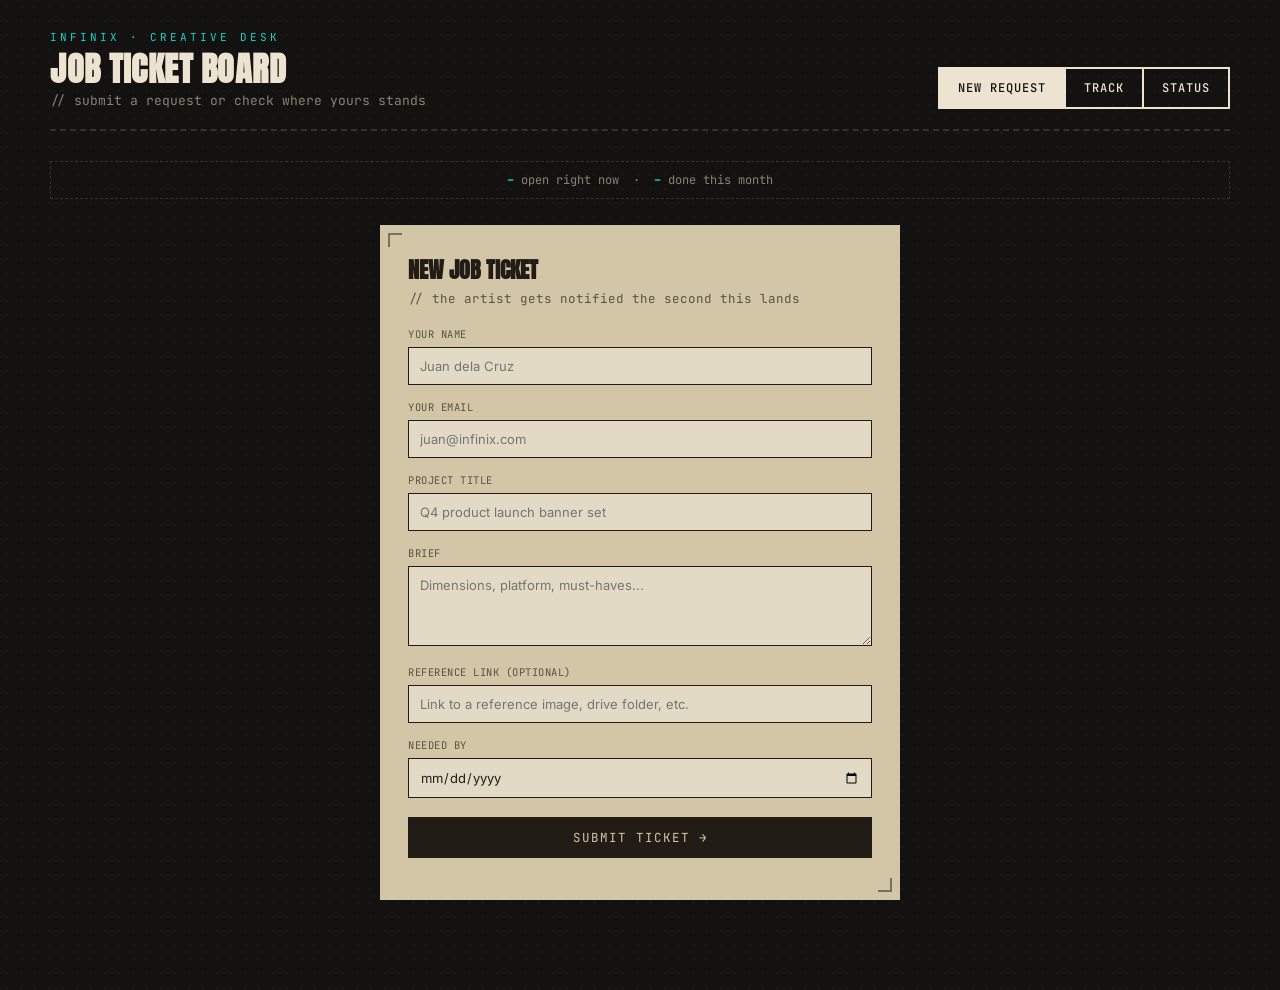
<file: index.html>
<!DOCTYPE html>
<html lang="en">
<head>
<meta charset="UTF-8">
<meta name="viewport" content="width=device-width, initial-scale=1.0">
<title>Submit a Request — Creative Desk</title>
<link rel="preconnect" href="https://fonts.googleapis.com">
<link href="https://fonts.googleapis.com/css2?family=Anton&family=Inter:wght@400;500;600;700&family=JetBrains+Mono:wght@400;500;700&display=swap" rel="stylesheet">
<link rel="stylesheet" href="style.css?v=20260910a">
</head>
<body>

<div class="wrap">

  <header>
    <div>
      <div class="brand-mark">infinix · creative desk</div>
      <h1>Job Ticket Board</h1>
      <div class="sub">// submit a request or check where yours stands</div>
    </div>
    <nav>
      <button class="active" data-view="form">New Request</button>
      <button data-view="track">Track</button>
      <button data-view="status">Status</button>
    </nav>
  </header>

  <div class="stats-mini" id="stats-mini">
    <span id="sm-open">–</span> open right now &nbsp;·&nbsp; <span id="sm-done">–</span> done this month
  </div>

  <!-- FORM -->
  <div class="view active" id="form">
    <div class="panel">
      <h2>New Job Ticket</h2>
      <div class="hint">// the artist gets notified the second this lands</div>
      <div class="field"><label>Your name</label><input type="text" id="f-name" placeholder="Juan dela Cruz"></div>
      <div class="field"><label>Your email</label><input type="email" id="f-email" placeholder="juan@infinix.com"></div>
      <div class="field"><label>Project title</label><input type="text" id="f-title" placeholder="Q4 product launch banner set"></div>
      <div class="field"><label>Brief</label><textarea id="f-brief" placeholder="Dimensions, platform, must-haves..."></textarea></div>
      <div class="field"><label>Reference link (optional)</label><input type="text" id="f-reference" placeholder="Link to a reference image, drive folder, etc."></div>
      <div class="field"><label>Needed by</label><input type="date" id="f-deadline"></div>
      <button class="btn" id="f-submit">Submit Ticket →</button>
      <div id="f-result" class="result-msg"></div>
    </div>
  </div>

  <!-- TRACK -->
  <div class="view" id="track">
    <div class="track-box">
      <div class="track-row">
        <input type="text" id="tr-id" placeholder="Enter your ticket ID (e.g. REQ-0219)">
        <button id="tr-check">Check</button>
      </div>
      <div id="tr-result"></div>
    </div>
  </div>

  <!-- STATUS -->
  <div class="view" id="status">
    <div id="status-loading" class="empty-msg">Loading…</div>
    <div class="board" id="status-board"></div>
  </div>

</div>

<!-- READ-ONLY DETAIL MODAL -->
<div class="overlay" id="status-overlay" onclick="if(event.target===this) closeStatusDetail()">
  <div class="modal">
    <button class="modal-close" onclick="closeStatusDetail()">✕ close</button>
    <div class="t-id" id="sd-id">REQ-0000</div>
    <h3 id="sd-title">Title</h3>
    <div class="modal-row"><span id="sd-req">Requestor</span><span id="sd-due">Due</span></div>
    <div class="modal-brief" id="sd-brief">Brief text</div>
    <div id="sd-ref-row" style="display:none; margin:-8px 0 16px;"></div>
    <div id="sd-file-row" style="display:none; margin:-8px 0 16px;"></div>
    <div id="sd-notes-row" style="display:none;"></div>
  </div>
</div>

<script src="api.js?v=20260910a"></script>
<script src="request.js?v=20260910a"></script>
</body>
</html>
</file>
<file: style.css>
:root{
  --black: #131210;
  --black-soft: #1a1815;
  --paper: #d3c6a6;
  --paper-2: #c7b892;
  --paper-shadow: #a89870;
  --ink: #211d16;
  --ink-dim: #5b5340;
  --magenta: #ff2f7e;
  --cyan: #16d1c9;
  --green: #2fa84f;
  --red: #d43b3b;
  --cream: #ece4d0;
}
*{box-sizing:border-box; margin:0; padding:0;}
body{
  background:
    radial-gradient(circle, rgba(255,255,255,0.035) 1px, transparent 1px) 0 0/14px 14px,
    var(--black);
  color: var(--cream);
  font-family:'Inter', sans-serif;
  min-height:100vh;
  padding: 30px 24px 90px;
}
.wrap{max-width:1180px; margin:0 auto;}

header{display:flex; justify-content:space-between; align-items:flex-end; margin-bottom:30px; flex-wrap:wrap; gap:18px; border-bottom:2px dashed rgba(236,228,208,0.15); padding-bottom:20px;}
.brand-mark{font-family:'JetBrains Mono'; font-size:11px; letter-spacing:3px; text-transform:uppercase; color:var(--cyan); margin-bottom:8px;}
h1{font-family:'Anton'; font-size:34px; letter-spacing:0.5px; text-transform:uppercase; line-height:1;}
.sub{color:#8a8371; font-size:13px; margin-top:6px; font-family:'JetBrains Mono';}

nav{display:flex; gap:0; border:2px solid var(--cream); border-radius:0;}
nav button{
  font-family:'JetBrains Mono'; font-size:12px; font-weight:500; letter-spacing:1px; text-transform:uppercase;
  color:var(--cream); background:transparent; border:none; padding:11px 18px; cursor:pointer;
  border-right:2px solid var(--cream); transition: all .15s ease;
}
nav button:last-child{border-right:none;}
nav button.active{ background:var(--cream); color:var(--black); }
nav button:not(.active):hover{ background:rgba(236,228,208,0.08); }

.view{display:none;}
.view.active{display:block; animation: fade .2s ease;}
@keyframes fade{from{opacity:0;} to{opacity:1;}}

/* ---- BOARD ---- */
.board{display:grid; grid-template-columns:repeat(5,1fr); gap:16px; margin-top:26px;}
@media (max-width:1200px){ .board{grid-template-columns:repeat(3,1fr);} }
@media (max-width:760px){ .board{grid-template-columns:1fr 1fr;} }
@media (max-width:480px){ .board{grid-template-columns:1fr;} }

.col-head{display:flex; align-items:center; gap:10px; margin-bottom:16px;}
.col-title{font-family:'Anton'; font-size:15px; letter-spacing:1px; text-transform:uppercase;}
.col-count{font-family:'JetBrains Mono'; font-size:11px; color:#8a8371; border:1px solid #3a352b; padding:1px 7px; border-radius:20px;}
.col-line{flex:1; height:1px; background:repeating-linear-gradient(90deg,#3a352b 0 5px, transparent 5px 9px);}

.empty-msg{ text-align:center; color:#5b5340; font-family:'JetBrains Mono'; font-size:12.5px; margin-top:40px; }

.ticket{
  position:relative;
  background: var(--paper);
  color: var(--ink);
  padding:16px 14px 14px;
  margin-bottom:22px;
  cursor:pointer;
  box-shadow: 0 6px 14px rgba(0,0,0,0.35);
  transition: transform .15s ease, box-shadow .15s ease;
  transform: rotate(var(--rot, -0.5deg));
  animation: ticketDrop 0.3s ease both;
  user-select:none; -webkit-user-select:none; -moz-user-select:none; -ms-user-select:none;
}
@keyframes ticketDrop{
  0%{ opacity:0; transform: translateY(-14px) rotate(var(--rot, -0.5deg)); }
  100%{ opacity:1; transform: translateY(0) rotate(var(--rot, -0.5deg)); }
}
.ticket:hover{ transform: rotate(0deg) translateY(-3px); box-shadow: 0 10px 20px rgba(0,0,0,0.45); }
.ticket::before, .ticket::after{
  content:''; position:absolute; width:9px; height:9px; border-color:var(--ink-dim); opacity:0.55;
}
.ticket::before{ top:6px; left:6px; border-top:1.5px solid; border-left:1.5px solid; }
.ticket::after{ bottom:6px; right:6px; border-bottom:1.5px solid; border-right:1.5px solid; }
.tape{
  position:absolute; top:-9px; left:50%; transform:translateX(-50%) rotate(-2deg);
  width:54px; height:18px; background:rgba(236,228,208,0.5); border:1px solid rgba(0,0,0,0.05);
  box-shadow:0 2px 4px rgba(0,0,0,0.2);
}
.t-id{font-family:'JetBrains Mono'; font-size:10px; color:var(--ink-dim); letter-spacing:0.5px; margin-bottom:8px; margin-top:4px;}
.t-title{font-family:'Inter'; font-weight:700; font-size:14px; line-height:1.35; margin-bottom:10px;}
.t-meta{display:flex; justify-content:space-between; align-items:center; font-family:'JetBrains Mono'; font-size:10.5px; color:var(--ink-dim); border-top:1px dashed rgba(33,29,22,0.3); padding-top:8px;}
.t-deadline.soon{ color:var(--red); font-weight:700; }

.stamp{
  position:absolute; top:38%; left:50%; transform:translate(-50%,-50%) rotate(-14deg);
  font-family:'Anton'; letter-spacing:2px; text-transform:uppercase;
  padding:6px 14px; border:3px solid; border-radius:6px; opacity:0.82; pointer-events:none;
  animation: stampSlam 0.4s cubic-bezier(.36,1.8,.4,1) both;
}
@keyframes stampSlam{
  0%{ transform: translate(-50%,-50%) rotate(-14deg) scale(2.4); opacity:0; }
  55%{ transform: translate(-50%,-50%) rotate(-11deg) scale(0.9); opacity:1; }
  100%{ transform: translate(-50%,-50%) rotate(-14deg) scale(1); opacity:0.82; }
}
.stamp.done{ color:var(--green); border-color:var(--green); font-size:20px;}
.stamp.void{ color:var(--red); border-color:var(--red); font-size:20px;}
.stamp.review{ color:var(--cyan); border-color:var(--cyan); font-size:18px;}

/* ---- MODAL ---- */
.overlay{ display:none; position:fixed; inset:0; background:rgba(10,9,7,0.7); backdrop-filter: blur(3px); z-index:50; align-items:center; justify-content:center; padding:20px;}
.overlay.active{ display:flex; }
.modal{
  background:var(--paper); color:var(--ink); max-width:460px; width:100%; padding:26px; position:relative;
  box-shadow: 0 20px 50px rgba(0,0,0,0.5);
  animation: modalPop 0.2s cubic-bezier(.34,1.4,.64,1) both;
}
@keyframes modalPop{
  0%{ opacity:0; transform: scale(0.92) translateY(8px); }
  100%{ opacity:1; transform: scale(1) translateY(0); }
}
.modal::before, .modal::after{content:''; position:absolute; width:12px; height:12px; border-color:var(--ink-dim); opacity:0.5;}
.modal::before{top:8px; left:8px; border-top:2px solid; border-left:2px solid;}
.modal::after{bottom:8px; right:8px; border-bottom:2px solid; border-right:2px solid;}
.modal-close{position:absolute; top:14px; right:16px; font-family:'JetBrains Mono'; cursor:pointer; font-size:13px; color:var(--ink-dim); background:none; border:none;}
.modal .t-id{font-size:11px;}
.modal h3{font-family:'Anton'; font-size:19px; text-transform:uppercase; margin:4px 0 14px; line-height:1.2;}
.modal-row{display:flex; justify-content:space-between; font-family:'JetBrains Mono'; font-size:11px; color:var(--ink-dim); margin-bottom:4px;}
.modal-brief{font-size:13px; line-height:1.5; margin:14px 0 18px; padding:12px; background:rgba(255,255,255,0.25); border-left:3px solid var(--ink-dim); white-space:pre-wrap;}
.status-row{display:flex; gap:8px; margin-bottom:16px; flex-wrap:wrap;}
.status-btn{
  font-family:'JetBrains Mono'; font-size:10.5px; letter-spacing:0.5px; text-transform:uppercase;
  padding:7px 12px; border:1.5px solid var(--ink); background:transparent; color:var(--ink); cursor:pointer;
}
.status-btn.sel{ background:var(--ink); color:var(--paper); }
.attach-box{ display:none; margin-top:6px; }
.attach-box.show{ display:block; }
.attach-box label{font-family:'JetBrains Mono'; font-size:10.5px; color:var(--ink-dim); display:block; margin-bottom:6px; text-transform:uppercase; letter-spacing:0.5px;}
.attach-box input{ width:100%; padding:9px 10px; border:1.5px solid var(--ink); background:rgba(255,255,255,0.4); font-family:'Inter'; font-size:12.5px; color:var(--ink);}
.confirm-btn{
  width:100%; margin-top:14px; padding:11px; background:var(--ink); color:var(--paper); border:none;
  font-family:'JetBrains Mono'; font-size:12px; letter-spacing:1px; text-transform:uppercase; cursor:pointer;
}
.confirm-btn:hover{ opacity:0.85; }
.confirm-btn:disabled{ opacity:0.5; cursor:not-allowed; }
/* ---- STATS BAR ---- */
.stats-bar{ display:grid; grid-template-columns:repeat(4,1fr); gap:14px; margin-top:24px; }
@media (max-width:700px){ .stats-bar{grid-template-columns:1fr 1fr;} }
.stat{ background:rgba(255,255,255,0.03); border:1px solid rgba(236,228,208,0.12); padding:16px; text-align:center; }
.stat-num{ font-family:'Anton'; font-size:28px; color:var(--cream); }
.stat-num.overdue{ color:var(--red); }
.stat-label{ font-family:'JetBrains Mono'; font-size:10px; text-transform:uppercase; letter-spacing:1px; color:#8a8371; margin-top:4px; }

.stats-mini{
  text-align:center; font-family:'JetBrains Mono'; font-size:12px; color:#8a8371;
  margin-top:22px; padding:10px; border:1px dashed rgba(236,228,208,0.15);
}
.stats-mini span{ color:var(--cyan); font-weight:700; }

/* ---- STATUS LIST (uses .board/.ticket styles above) ---- */

/* ---- FOLLOW-UP ---- */
.followup-box{
  margin-top:20px; padding-top:18px; border-top:1px dashed rgba(33,29,22,0.3);
}
.followup-note{ font-family:'JetBrains Mono'; font-size:11px; color:var(--ink-dim); margin-bottom:10px; }
.followup-box textarea{ min-height:56px; margin-bottom:8px; }
.followup-box button{
  width:100%; background:transparent; border:1.5px solid var(--ink); color:var(--ink); padding:10px;
  font-family:'JetBrains Mono'; font-size:11.5px; letter-spacing:0.5px; text-transform:uppercase; cursor:pointer;
}
.followup-box button:hover{ background:rgba(255,255,255,0.2); }
.followup-box button:disabled{ opacity:0.5; cursor:not-allowed; }

.followup-badge{
  display:inline-block; font-family:'JetBrains Mono'; font-size:10px; color:var(--magenta);
  border:1px solid var(--magenta); border-radius:20px; padding:0 6px; margin-left:4px;
}
.followup-modal-note{
  font-family:'JetBrains Mono'; font-size:11px; color:var(--ink-dim); margin:-8px 0 16px;
  padding:10px; background:rgba(255,47,126,0.08); border-left:3px solid var(--magenta);
}
.revision-badge{
  display:inline-block; font-family:'JetBrains Mono'; font-size:10px; color:var(--amber, #ffb454);
  border:1px solid #ffb454; border-radius:20px; padding:0 6px; margin-left:4px;
}
.revision-modal-note{
  font-family:'JetBrains Mono'; font-size:11px; color:var(--ink-dim); margin:-8px 0 16px;
  padding:10px; background:rgba(255,180,84,0.1); border-left:3px solid #ffb454;
}

/* ---- BOARD CONTROLS ---- */
.board-controls{ display:flex; gap:10px; margin-top:20px; }
.board-controls input{
  flex:1; background:rgba(255,255,255,0.03); border:1.5px solid rgba(236,228,208,0.2); color:var(--cream);
  padding:10px 12px; font-family:'JetBrains Mono'; font-size:12.5px; outline:none;
}
.board-controls input:focus{ border-color:var(--cyan); }
.board-controls button{
  background:transparent; border:1.5px solid var(--cream); color:var(--cream); padding:0 16px;
  font-family:'JetBrains Mono'; font-size:11px; text-transform:uppercase; letter-spacing:0.5px; cursor:pointer;
}
.board-controls button:hover{ background:rgba(236,228,208,0.08); }

/* ---- MODAL TOGGLES ---- */
.modal-toggles{ display:flex; gap:8px; margin-bottom:14px; }
.toggle-btn{
  font-family:'JetBrains Mono'; font-size:10.5px; letter-spacing:0.5px;
  padding:7px 12px; border:1.5px dashed var(--ink-dim); background:transparent; color:var(--ink-dim); cursor:pointer;
}
.toggle-btn.on{ border-style:solid; border-color:var(--ink); color:var(--ink); background:rgba(255,255,255,0.3); }
.toggle-btn:hover{ opacity:0.8; }

.reopen-btn{
  width:100%; margin-bottom:14px; padding:10px; background:transparent; color:var(--red); border:1.5px dashed var(--red);
  font-family:'JetBrains Mono'; font-size:11.5px; letter-spacing:0.5px; text-transform:uppercase; cursor:pointer;
}
.reopen-btn:hover{ background:rgba(212,59,59,0.1); }

/* ---- FORM ---- */
.panel{ max-width:520px; margin:26px auto 0; background:var(--paper); color:var(--ink); padding:28px; position:relative;}
.panel::before, .panel::after{content:''; position:absolute; width:12px; height:12px; border-color:var(--ink-dim); opacity:0.5;}
.panel::before{top:8px; left:8px; border-top:2px solid; border-left:2px solid;}
.panel::after{bottom:8px; right:8px; border-bottom:2px solid; border-right:2px solid;}
.panel h2{font-family:'Anton'; font-size:22px; text-transform:uppercase; margin-bottom:4px;}
.panel .hint{color:var(--ink-dim); font-size:12.5px; margin-bottom:20px; font-family:'JetBrains Mono';}
.field{margin-bottom:15px;}
label{display:block; font-family:'JetBrains Mono'; font-size:10.5px; color:var(--ink-dim); text-transform:uppercase; letter-spacing:0.5px; margin-bottom:6px;}
input, textarea{ width:100%; background:rgba(255,255,255,0.35); border:1.5px solid var(--ink); color:var(--ink); padding:10px 11px; font-family:'Inter'; font-size:13px;}
textarea{min-height:80px; resize:vertical;}
.btn{ width:100%; background:var(--ink); color:var(--paper); border:none; padding:12px; font-family:'JetBrains Mono'; letter-spacing:1px; text-transform:uppercase; font-size:12.5px; cursor:pointer; margin-top:4px;}
.btn:hover{opacity:0.85;}
.btn:disabled{opacity:0.5; cursor:not-allowed;}
.result-msg{ margin-top:14px; font-family:'JetBrains Mono'; font-size:12px; }
.result-msg.ok{ color:var(--green); }
.result-msg.err{ color:var(--red); }

/* ---- TRACK ---- */
.track-box{max-width:460px; margin:26px auto 0;}
.track-row{display:flex; gap:0; border:2px solid var(--cream);}
.track-row input{flex:1; background:transparent; border:none; color:var(--cream); padding:11px 12px; font-family:'JetBrains Mono'; font-size:13px; outline:none;}
.track-row button{ background:var(--cream); color:var(--black); border:none; padding:0 18px; font-family:'JetBrains Mono'; font-weight:700; text-transform:uppercase; font-size:11px; cursor:pointer;}
.receipt{ margin-top:20px; background:var(--paper); color:var(--ink); padding:24px; position:relative;}
.receipt::before, .receipt::after{content:''; position:absolute; width:12px; height:12px; border-color:var(--ink-dim); opacity:0.5;}
.receipt::before{top:8px; left:8px; border-top:2px solid; border-left:2px solid;}
.receipt::after{bottom:8px; right:8px; border-bottom:2px solid; border-right:2px solid;}
.status-pill{ font-family:'JetBrains Mono'; font-size:11px; text-transform:uppercase; letter-spacing:1px; padding:5px 12px; border:1.5px solid var(--green); color:var(--green); display:inline-block; margin-bottom:14px;}
.status-pill.pending{ border-color:var(--ink-dim); color:var(--ink-dim); }
.status-pill.ongoing{ border-color:var(--cyan); color:var(--cyan); }
.status-pill.review{ border-color:#ffb454; color:#ffb454; }
.status-pill.void{ border-color:var(--red); color:var(--red); }
.r-title{font-family:'Anton'; font-size:18px; text-transform:uppercase; margin-bottom:12px;}
.file-link{ display:inline-flex; align-items:center; gap:6px; margin-top:14px; padding:10px 14px; background:rgba(255,255,255,0.35); border:1.5px dashed var(--ink); font-family:'JetBrains Mono'; font-size:12px; text-decoration:none; color:var(--ink); }
.timeline{margin-top:18px; border-left:2px solid var(--ink-dim); padding-left:16px; display:flex; flex-direction:column; gap:12px;}
.tl-item{position:relative; font-size:12px; color:var(--ink-dim); font-family:'JetBrains Mono';}
.tl-item::before{content:''; position:absolute; left:-20.5px; top:3px; width:8px; height:8px; border-radius:50%; background:var(--ink); border:2px solid var(--paper);}
.tl-item b{color:var(--ink);}
.tr-notfound{ font-family:'JetBrains Mono'; font-size:12.5px; color:var(--red); margin-top:16px; }

.review-box{
  margin-top:20px; padding:16px; background:rgba(255,180,84,0.08); border:1.5px dashed #ffb454;
}
.review-prompt{ font-family:'Anton'; font-size:14px; text-transform:uppercase; margin-bottom:12px; color:var(--ink); }
.review-buttons{ display:flex; gap:10px; }
.review-approve, .review-revise{
  flex:1; padding:11px; font-family:'JetBrains Mono'; font-size:11.5px; letter-spacing:0.5px; text-transform:uppercase; cursor:pointer;
}
.review-approve{ background:var(--green); color:#0a0d08; border:none; }
.review-approve:hover{ opacity:0.85; }
.review-revise{ background:transparent; color:var(--ink); border:1.5px solid var(--ink); }
.review-revise:hover{ background:rgba(255,255,255,0.2); }
.revise-form{ margin-top:12px; }
.revise-form textarea{ min-height:56px; margin-bottom:8px; }
.review-revise-submit{
  width:100%; padding:10px; background:var(--ink); color:var(--paper); border:none;
  font-family:'JetBrains Mono'; font-size:11.5px; letter-spacing:0.5px; text-transform:uppercase; cursor:pointer;
}
.review-revise-submit:hover{ opacity:0.85; }

.confetti-piece{
  position: fixed; top: -20px; width: 8px; height: 14px; opacity: 0.95; z-index: 300; pointer-events: none;
  animation: confettiFall 1.4s ease-in forwards; border-radius: 1px;
}
@keyframes confettiFall{
  0%{ transform: translateY(0) rotate(0deg); opacity:1; }
  100%{ transform: translateY(100vh) rotate(720deg); opacity:0; }
}

.tip-jar{
  margin-top:20px; padding-top:18px; border-top:1px dashed rgba(33,29,22,0.3); text-align:center;
}
.tip-title{ font-family:'Anton'; font-size:15px; text-transform:uppercase; color:var(--ink); margin-bottom:6px; }
.tip-text{ font-size:12px; color:var(--ink-dim); line-height:1.5; margin-bottom:14px; }
.tip-details{ display:flex; flex-direction:column; align-items:center; gap:8px; }
.tip-qr-link{ display:inline-block; transition: transform .15s ease; }
.tip-qr-link:hover{ transform: scale(1.03); }
.tip-qr{ width:200px; height:200px; object-fit:contain; border:1.5px solid var(--ink); background:#fff; padding:8px; cursor:pointer; display:block; }
.tip-qr-hint{ font-family:'JetBrains Mono'; font-size:10px; color:var(--ink-dim); text-transform:uppercase; letter-spacing:0.5px; }
.tip-number{ font-family:'JetBrains Mono'; font-size:12.5px; color:var(--ink); margin-top:4px; }

.pin-gate{
  min-height:100vh; display:flex; align-items:center; justify-content:center;
  background: radial-gradient(circle, rgba(255,255,255,0.035) 1px, transparent 1px) 0 0/14px 14px, var(--black);
}
.pin-box{
  background:var(--paper); color:var(--ink); padding:32px; width:100%; max-width:320px; text-align:center; position:relative;
}
.pin-box::before, .pin-box::after{content:''; position:absolute; width:12px; height:12px; border-color:var(--ink-dim); opacity:0.5;}
.pin-box::before{top:8px; left:8px; border-top:2px solid; border-left:2px solid;}
.pin-box::after{bottom:8px; right:8px; border-bottom:2px solid; border-right:2px solid;}
.pin-box .brand-mark{color:var(--ink-dim); justify-content:center;}
.pin-box h2{font-family:'Anton'; font-size:22px; text-transform:uppercase; margin:8px 0 20px;}
.pin-box input{ width:100%; text-align:center; letter-spacing:4px; font-size:18px; padding:12px; border:1.5px solid var(--ink); background:rgba(255,255,255,0.4); font-family:'JetBrains Mono'; color:var(--ink); margin-bottom:12px;}
.pin-box button{ width:100%; background:var(--ink); color:var(--paper); border:none; padding:12px; font-family:'JetBrains Mono'; letter-spacing:1px; text-transform:uppercase; font-size:12.5px; cursor:pointer;}
.pin-box button:hover{opacity:0.85;}
.pin-error{ color:var(--red); font-family:'JetBrains Mono'; font-size:11.5px; margin-top:10px; min-height:14px;}

.toast{
  position:fixed; bottom:26px; left:50%; transform:translateX(-50%) translateY(120%);
  background:var(--cream); color:var(--black); padding:13px 22px; font-family:'JetBrains Mono'; font-size:12.5px;
  box-shadow:0 8px 24px rgba(0,0,0,0.4); z-index:100; transition: transform .3s ease; display:flex; align-items:center; gap:8px;
}
.toast.show{ transform:translateX(-50%) translateY(0); }
</file>
